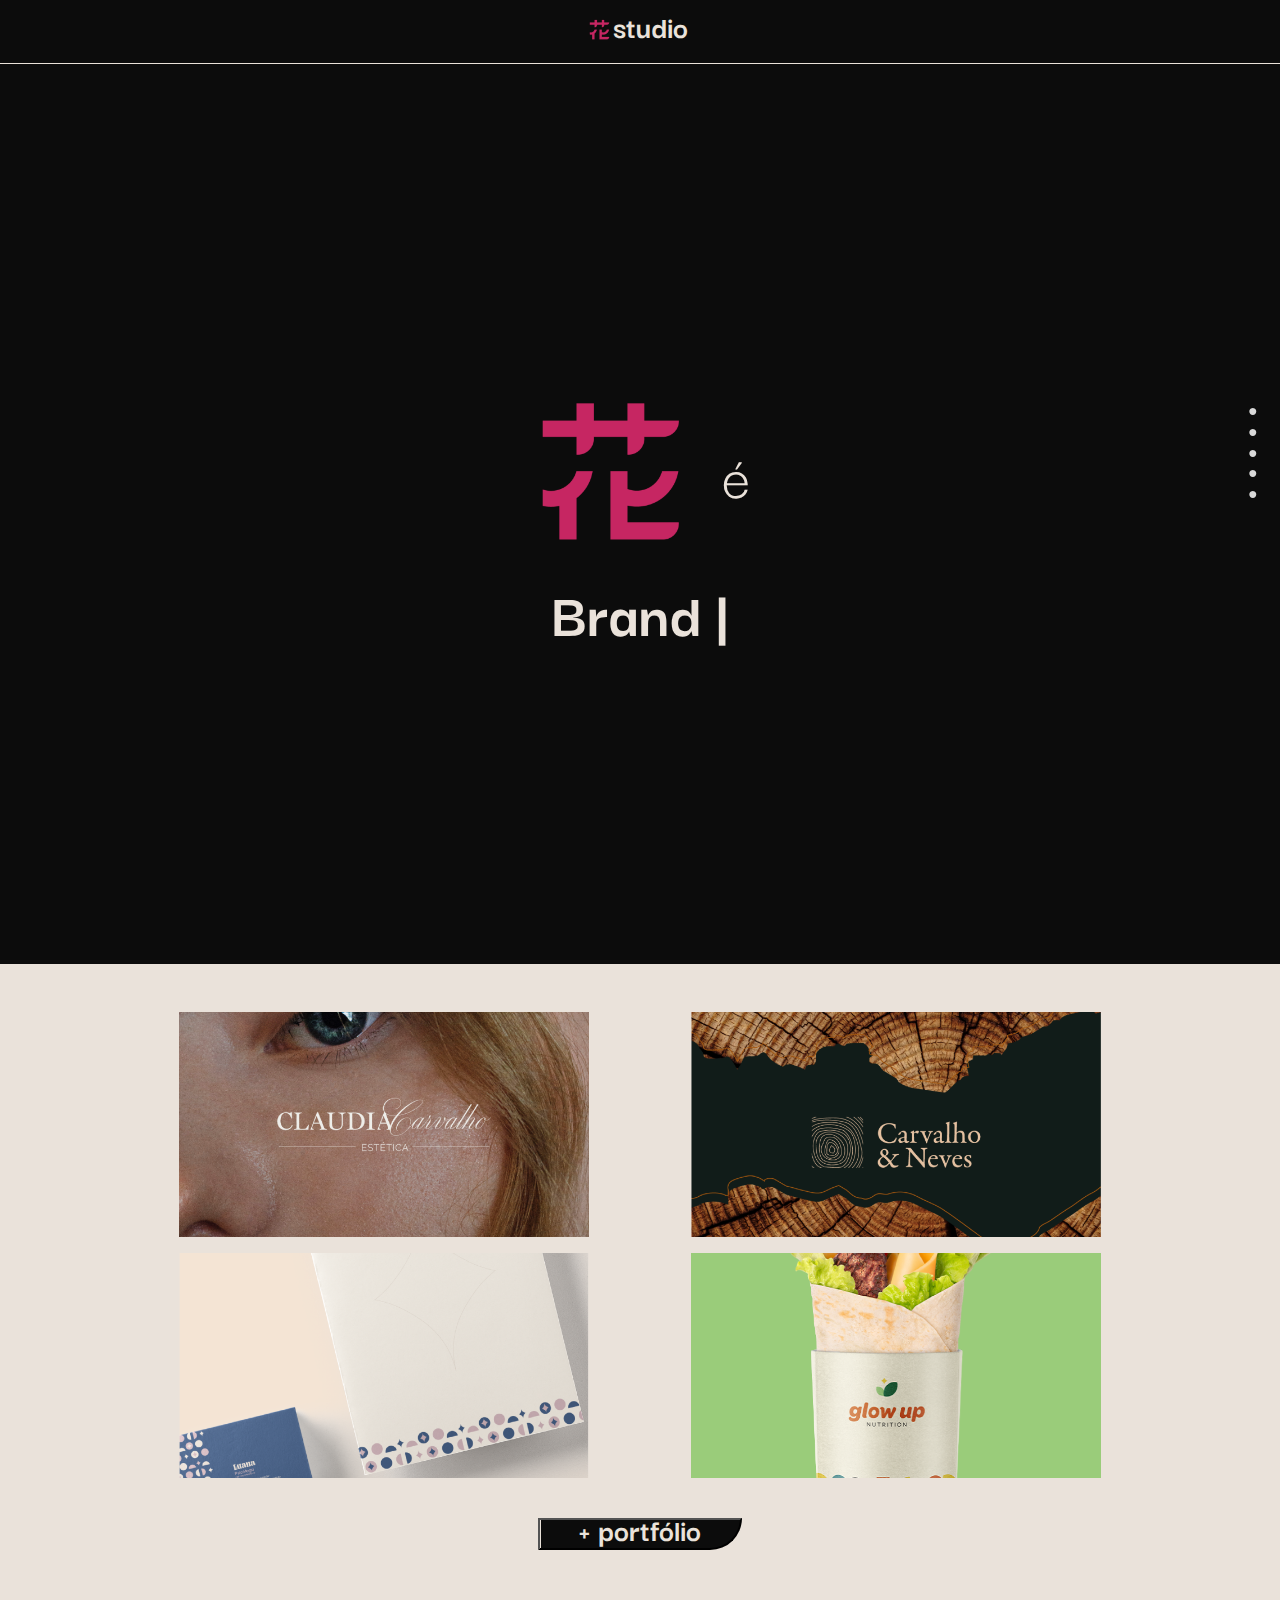
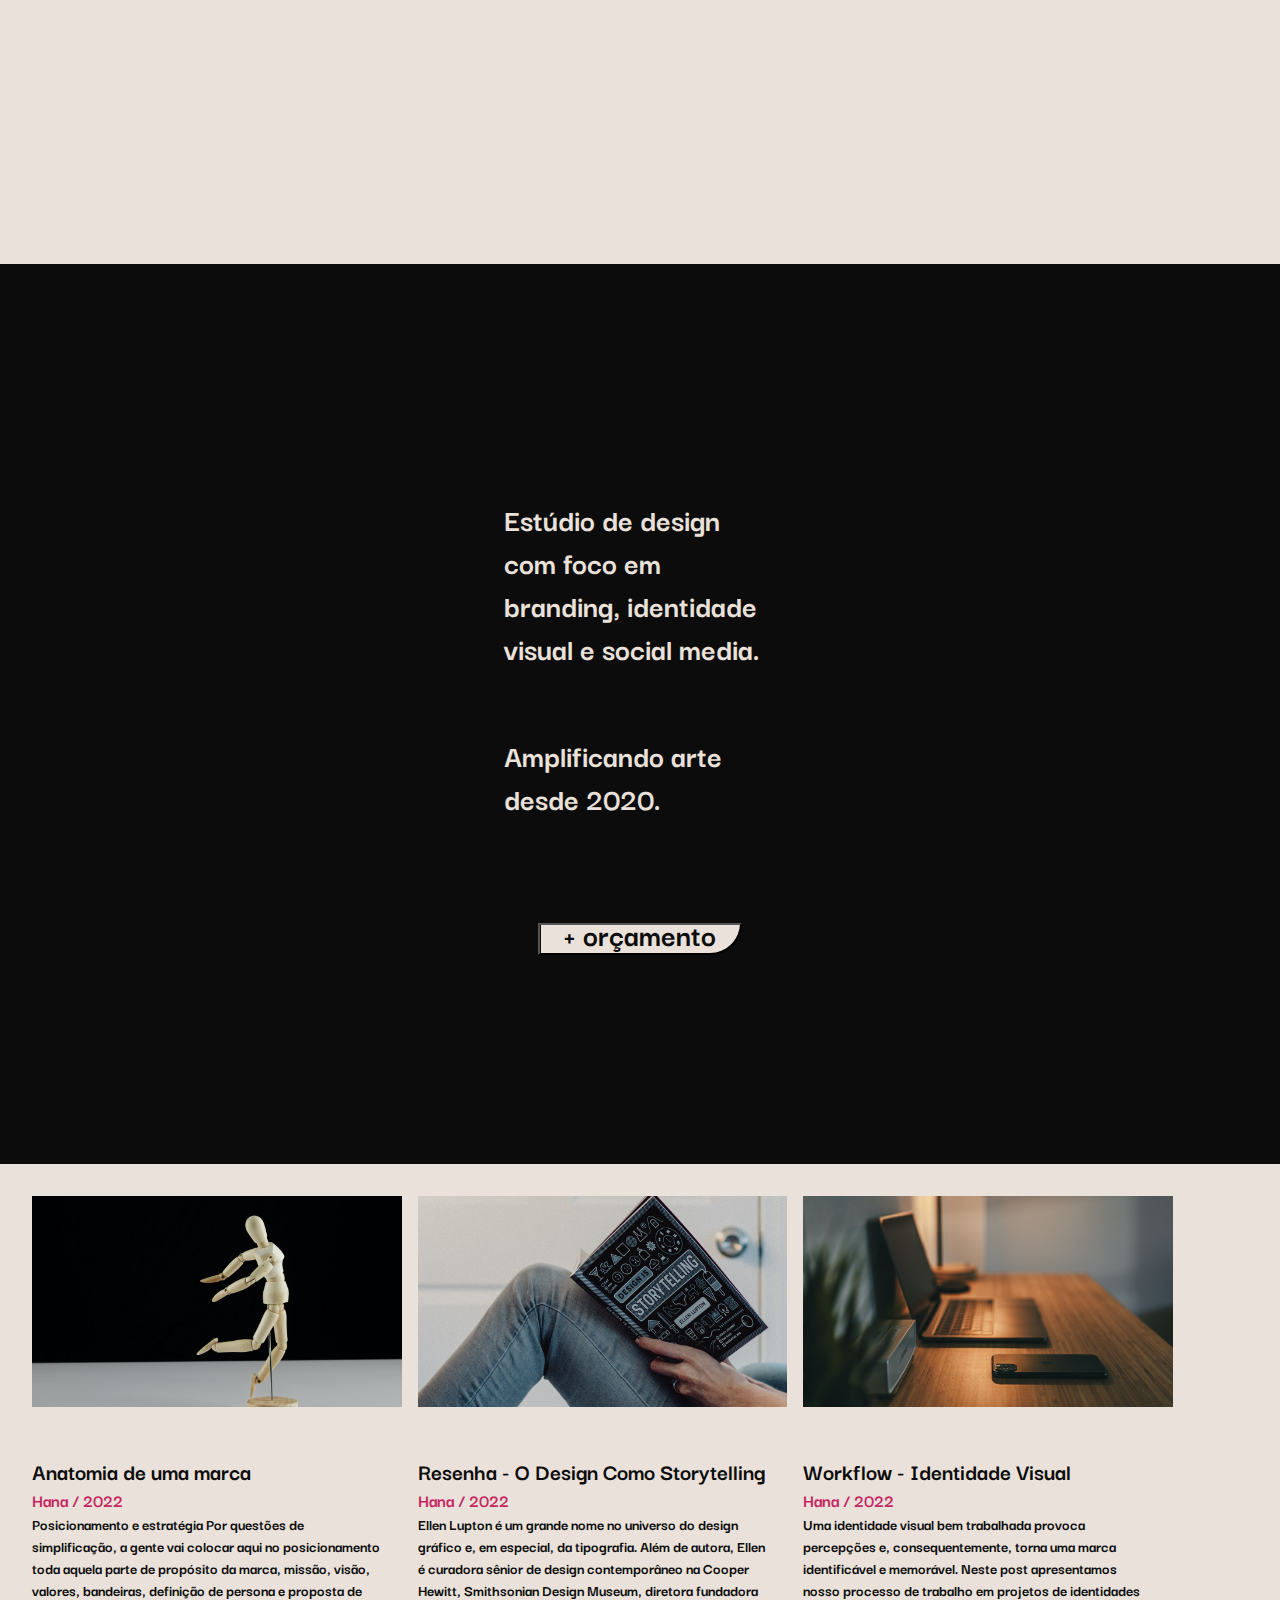
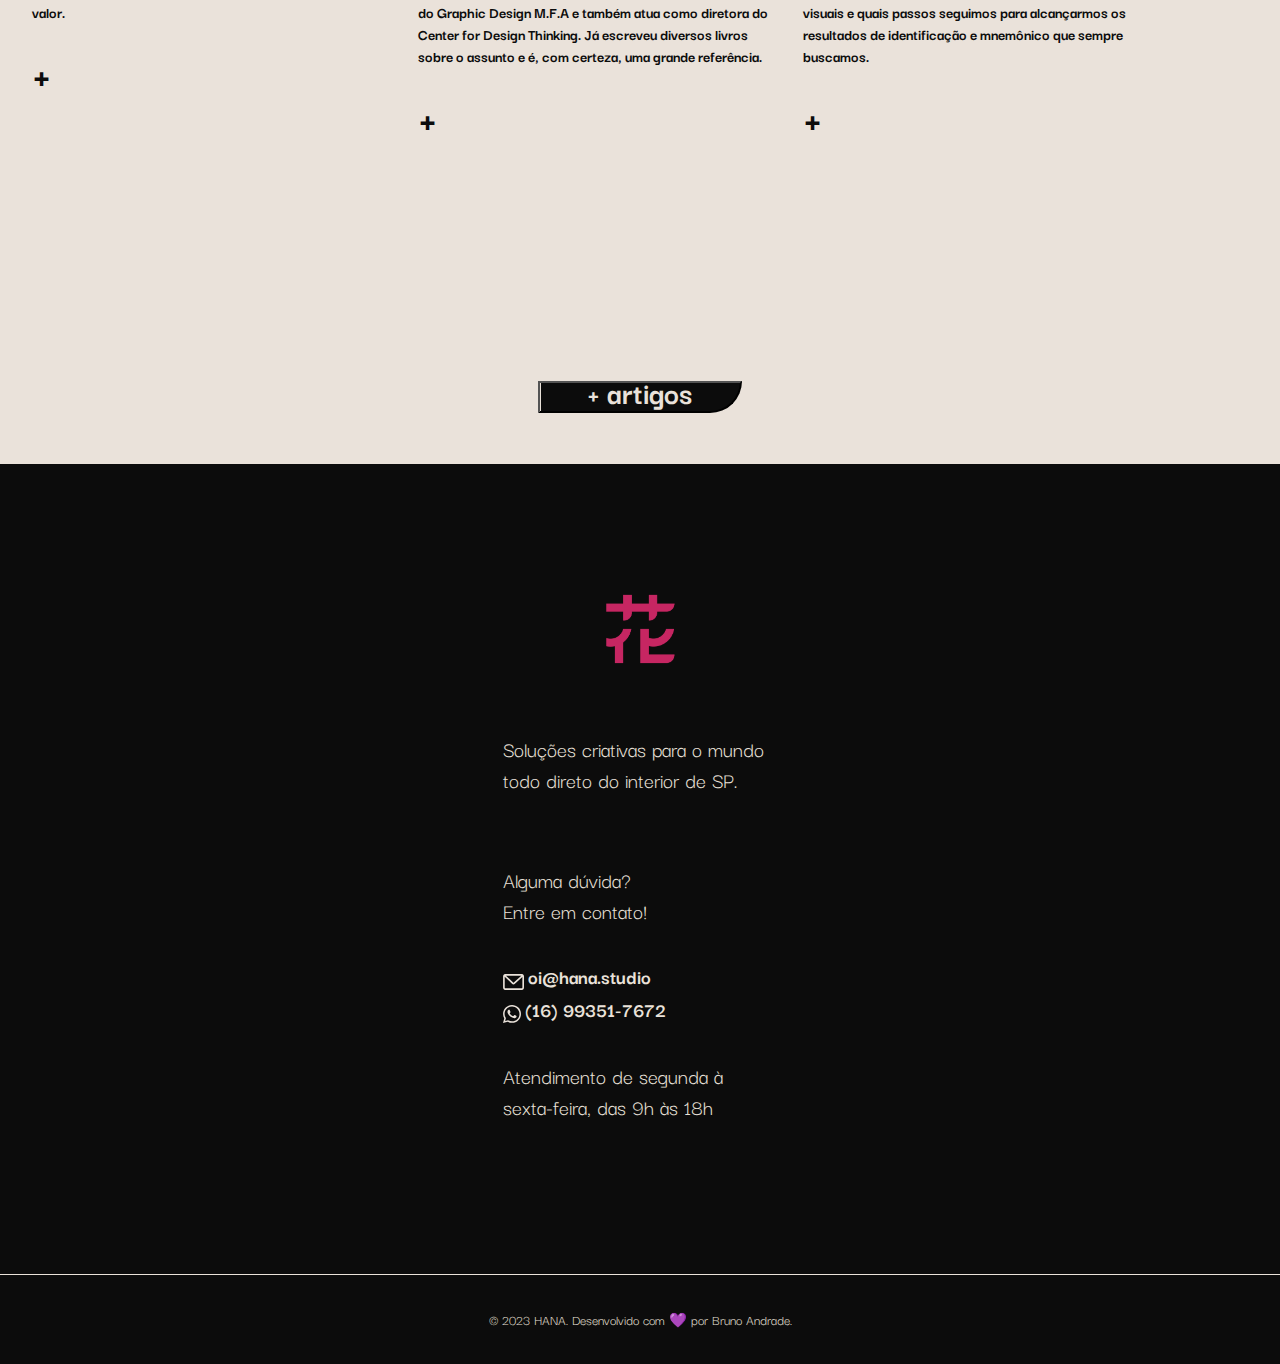
<file: index.html>
<!DOCTYPE html>
<html lang="en">

<head>
    <meta charset="UTF-8">
    <meta name="viewport" content="width=device-width, initial-scale=1.0">
    <title>Hana - estúdio criativo</title>

    <link rel="stylesheet" href="https://cdnjs.cloudflare.com/ajax/libs/animate.css/4.1.1/animate.min.css">
    <link rel="shortcut icon" href="./assets/images/ico.png" type="image/x-icon">
    <link rel="preconnect" href="https://fonts.googleapis.com">
    <link rel="preconnect" href="https://fonts.gstatic.com" crossorigin>
    <link href="https://fonts.googleapis.com/css2?family=Darker+Grotesque:wght@300;400;700;800&display=swap"
        rel="stylesheet">
    <link rel="stylesheet" href="./assets/css/variaveis.css">
    <link rel="stylesheet" href="./assets/css/reset.css">
    <link rel="stylesheet" href="./assets/css/base.css">

    <link rel="stylesheet" href="./assets/css/principal/principal_container.css">
    <link rel="stylesheet" href="./assets/css/principal/principal_animacao.css">
    <link rel="stylesheet" href="./assets/css/principal/principal_imagens.css">
    <link rel="stylesheet" href="./assets/css/principal/principal_info.css">
    <link rel="stylesheet" href="./assets/css/principal/principal_blog-post.css">
    <link rel="stylesheet" href="./assets/css/principal/principal_contato.css">
    <link rel="stylesheet" href="./assets/css/rodape.css">
    <link rel="stylesheet" href="./assets/css/cabecalho/cabecalho.css">

    <style>
        
    </style>
</head>

<body>
    <!-- cabeçalho -->
    <header class="cabecalho">
        <div class="titulo">
            <h1>
                <a href="#">
                    <img src="./assets/images/LOGO ROSA 2.png" alt="Kanji de Hana, logo"> <span>studio</span>
                </a>
            </h1>
        </div>
        <aside class="navegacao">
            <nav>
                <ul>
                    <li><a href="#conteudo1" class="cor-default">●</a></li>
                    <li><a href="#conteudo2" class="cor-default">●</a></li>
                    <li><a href="#conteudo3" class="cor-default">●</a></li>
                    <li><a href="#conteudo4" class="cor-default">●</a></li>
                    <li><a href="#conteudo5" class="cor-default">●</a></li>
                </ul>
            </nav>
        </aside>
    </header>
    <!-- conteúdo -->
    <div class="pop_up" id="resposta">
        <label for="fechar" class="fechar">X</label>
                <input type="checkbox" id="fechar">
        <div>
            <iframe src="./contato.html" frameborder="1" ></iframe>
        </div>
    </div>
    <main class="principal">
        <section class="principal__animacao principal__container" id="conteudo1">

            <div class="agrupamento__animacao">
                <div class="conteudo__animacao ">
                    <div class="conteudo__animacao--kanji">
                        <img src="./assets/images/LOGO ROSA 1.png" alt="Kanji de Hana, logo">
                    </div>
                    <div style="margin: .5rem;">
                        <p>é</p>
                    </div>

                </div>
                <div class="container__animacao">
                    <div class="container__animacao--digitacao">
                        <span id="palavra"></span>
                        <span id="cursor" class="cursor__animacao">|</span>
                    </div>
                </div>
            </div>

        </section>
        <section class="principal__container principal__imagens" id="conteudo2">
            <div class="conteudo__imagens">
                <div href="#"><a><img src="./assets/images/claudia.png" alt="Claudia Carvalho, portfólio"></a></div>
                <div><a href="#"><img src="./assets/images/carvalho&neves.png" alt="Carvalho & Neves, portfólio"></a>
                </div>
                <div><a href="#"><img src="./assets/images/malua.png" alt="Malua, portfólio"></a></div>
                <div><a href="#"><img src="./assets/images/glowUp.png" alt="Glow Up, portfólio"></a></div>
            </div>
            <div class="conteudo__botao">
                <button type="button" class="botoes">+ portfólio</button>
            </div>
        </section>
        <section class="principal__container principal__info" id="conteudo3">
            <p>Estúdio de design com foco em branding, identidade visual
                e social media. </p>
            <p>Amplificando arte desde 2020.</p>

            <div class="principal__info conteudo__botao">
                <button type="button" class="botoes" onclick="iframe()">+ orçamento</button>
                
            </div>
        </section>
        
        <section class="principal__container principal__blog-post" id="conteudo4">
            <div class="blog-post__conteudo">
                <div class="blog-post__container animate__animated animate__fadeIn" id="anatomia">
                    <div class="blog-post__imagem"><img src="./assets/images/bonekin.png" alt="Manequin articulado"></div>
                    <div class="blog-post__infos">
                        <h2 class="blog-post__titulo">Anatomia de uma marca</h2>
                        <h3 class="blog-post__subtitulo">Hana / 2022</h3>
                        <p>Posicionamento e estratégia
    
                            Por questões de simplificação, a gente vai colocar aqui no posicionamento toda aquela parte de
                            propósito da marca, missão, visão, valores, bandeiras, definição de persona e proposta de valor.
                        </p>
                    </div>
                    <div class="blog-post__button">
                        <a>+</a>
                        <a href="#storytelling">></a>
                    </div>
                </div>
                <div class="blog-post__container animate__animated animate__fadeIn" id="storytelling">
                    <div class="blog-post__imagem"><img src="./assets/images/livro.png" alt="Pessoa segurando um livro">
                    </div>
                    <div class="blog-post__infos">
                        <h2 class="blog-post__titulo">Resenha - O Design Como Storytelling</h2>
                        <h3 class="blog-post__subtitulo">Hana / 2022</h3>
                        <p>Ellen Lupton é um grande nome no universo do design gráfico e, em especial, da tipografia. Além
                            de
                            autora, Ellen é curadora sênior de design contemporâneo na Cooper Hewitt, Smithsonian Design
                            Museum,
                            diretora fundadora do Graphic Design M.F.A e também atua como diretora do Center for Design
                            Thinking. Já escreveu diversos livros sobre o assunto e é, com certeza, uma grande referência.
                        </p>
                    </div>
                    <div class="blog-post__button">
                        <a>+</a>
                        <a href="#anatomia"><</a>
                        <a href="#identidade">></a>
                    </div>
                </div>
                <div class="blog-post__container animate__animated animate__fadeIn" id="identidade">
                    <div class="blog-post__imagem"><img src="./assets/images/noteboook.png"
                            alt="Notebook em mesa de escritório"></div>
                    <div class="blog-post__infos">
                        <h2 class="blog-post__titulo">Workflow - Identidade Visual</h2>
                        <h3 class="blog-post__subtitulo">Hana / 2022</h3>
                        <p>Uma identidade visual bem trabalhada provoca percepções e, consequentemente, torna uma marca
                            identificável e memorável. Neste post apresentamos nosso processo de trabalho em projetos de
                            identidades visuais e quais passos seguimos para alcançarmos os resultados de identificação e
                            mnemônico que sempre buscamos.</p>
                    </div>
                    <div class="blog-post__button">
                        <a>+</a>                        
                        <a href="#storytelling"><</a>
                    </div>
                </div>
    
            </div>
            <div class="conteudo__botao">
                <button type="button" class="botoes">+ artigos</button>
            </div>


        </section>
        <section class="principal__container principal__contato" id="conteudo5">
            <div class="contato__logo">
                <img src="./assets/images/LOGO ROSA 1.png" alt="Kanji de Hana, logo">
            </div>
            <div class="contato__info">
                <p>
                    Soluções criativas para o mundo todo direto do interior de SP.
                </p>
                <p>
                    Alguma dúvida? </br>
                    Entre em contato!
                </p>
                <div class="contato__info--mail">
                    <svg xmlns="http://www.w3.org/2000/svg" width="21" height="21" viewBox="0 0 21 21" fill="none">
                        <path
                            d="M18.9574 5.06543L10.5369 5.08594L2.11641 5.04492H2.1123C0.980273 5.04492 0.0820312 6.10723 0.0820312 7.43613V18.5678C0.0820312 19.8967 0.980273 20.959 2.1123 20.959H18.9697C20.1018 20.959 21 19.8967 21 18.5678V7.43613C21 6.10723 20.11 5.06543 18.9574 5.06543ZM18.2971 6.70605L10.7748 13.5844L10.7461 13.609L10.7215 13.6377C10.6312 13.7361 10.5246 13.7484 10.4672 13.7484C10.4098 13.7484 10.3031 13.732 10.217 13.6295L10.1924 13.6008L3.00234 6.67324L10.5369 6.72246L18.2971 6.70605ZM18.9697 19.3184H2.1123C1.96875 19.3184 1.72266 19.0477 1.72266 18.5678V7.69863L9.00703 14.7369C9.37617 15.1471 9.89707 15.385 10.4508 15.3932H10.4754C11.0209 15.3932 11.5295 15.1676 11.9027 14.7738L19.3676 7.94063V18.5678C19.3594 19.0477 19.1133 19.3184 18.9697 19.3184Z"
                            fill="#EAE2DA" />
                    </svg><a
                        href="mailto:oi@hana.studio?subject=Assunto do email&body=Olá Studio Hana!"><strong>oi@hana.studio</strong></a>
                </div>

                <div class="contato__info--whats">
                    <svg xmlns="http://www.w3.org/2000/svg" width="18" height="18" viewBox="0 0 18 18" fill="none">
                        <g clip-path="url(#clip0_208_15)">
                            <path fill-rule="evenodd" clip-rule="evenodd"
                                d="M15.3773 2.6158C13.6853 0.929881 11.4352 0.000947594 9.03787 0C4.0983 0 0.0780953 4.00098 0.0761185 8.91885C0.0754596 10.4909 0.488142 12.0254 1.27234 13.378L0.000976562 18L4.75173 16.7597C6.06065 17.4702 7.5344 17.8447 9.03428 17.8453H9.03797C13.977 17.8453 17.9976 13.8439 17.9996 8.92597C18.0006 6.5427 17.0693 4.30171 15.3773 2.6158ZM9.03797 16.3389H9.03492C7.69837 16.3384 6.38743 15.981 5.24383 15.3056L4.97181 15.1449L2.15269 15.8809L2.90518 13.1452L2.72805 12.8648C1.98244 11.6844 1.58862 10.3201 1.58921 8.91941C1.59084 4.83188 4.9323 1.50643 9.04092 1.50643C11.0304 1.50718 12.9006 2.27933 14.3069 3.6806C15.7133 5.08187 16.4873 6.9445 16.4865 8.92538C16.4848 13.0132 13.1434 16.3389 9.03797 16.3389ZM13.1237 10.7866C12.8997 10.6751 11.7988 10.1359 11.5936 10.0615C11.3883 9.98715 11.2391 9.94997 11.0898 10.1731C10.9405 10.3962 10.5114 10.8982 10.3807 11.0469C10.2501 11.1957 10.1195 11.2143 9.89557 11.1027C9.67166 10.9912 8.95016 10.7558 8.09485 9.99655C7.42922 9.40564 6.97978 8.67575 6.84916 8.45266C6.71855 8.22953 6.83528 8.1089 6.94737 7.99781C7.04809 7.89795 7.17128 7.73751 7.28325 7.60735C7.3952 7.47722 7.43251 7.38426 7.50714 7.23553C7.58179 7.08678 7.54448 6.95662 7.48849 6.84507C7.43251 6.73353 6.98471 5.63655 6.79809 5.19033C6.61634 4.75575 6.43172 4.81455 6.29428 4.80775C6.16381 4.80129 6.01438 4.7999 5.86512 4.7999C5.71584 4.7999 5.47326 4.85569 5.26799 5.07878C5.06275 5.30191 4.48431 5.84109 4.48431 6.93804C4.48431 8.03499 5.28666 9.09474 5.39863 9.24348C5.51057 9.39223 6.97758 11.6433 9.22384 12.6087C9.75808 12.8383 10.1752 12.9754 10.5004 13.0782C11.0368 13.2478 11.525 13.2238 11.9108 13.1665C12.341 13.1025 13.2356 12.6273 13.4222 12.1067C13.6088 11.5861 13.6088 11.1399 13.5528 11.0469C13.4969 10.954 13.3476 10.8982 13.1237 10.7866Z"
                                fill="#EAE2DA" />
                        </g>
                        <defs>
                            <clipPath id="clip0_208_15">
                                <rect width="18" height="18" fill="white" />
                            </clipPath>
                        </defs>
                    </svg><a
                        href="https://api.whatsapp.com/send?phone=5516993517672&text=Ol%C3%A1%20como%20fa%C3%A7o%20pra%20contratar%20os%20seus%20servi%C3%A7os%3F%20" target="_blank"><strong>(16)
                            99351-7672</strong></a>
                </div>
                <p>Atendimento de segunda à sexta-feira, das 9h às 18h</p>

            </div>
            <div>

            </div>
        </section>
    </main>
    <!-- rodapé -->
    <footer class="rodape">
        <p>© 2023 HANA. Desenvolvido com &#128156; por <a
                href="https://www.linkedin.com/in/bruno-de-andrade-dinis-8534a1182/" target="_blank">Bruno Andrade</a>.
        </p>
    </footer>
    <script src="./assets/js/animacao.js"></script>
    <script src="./assets/js/navegacao.js"></script>
    <script src="./assets/js/artigos.js"></script>
</body>

</html>
</file>
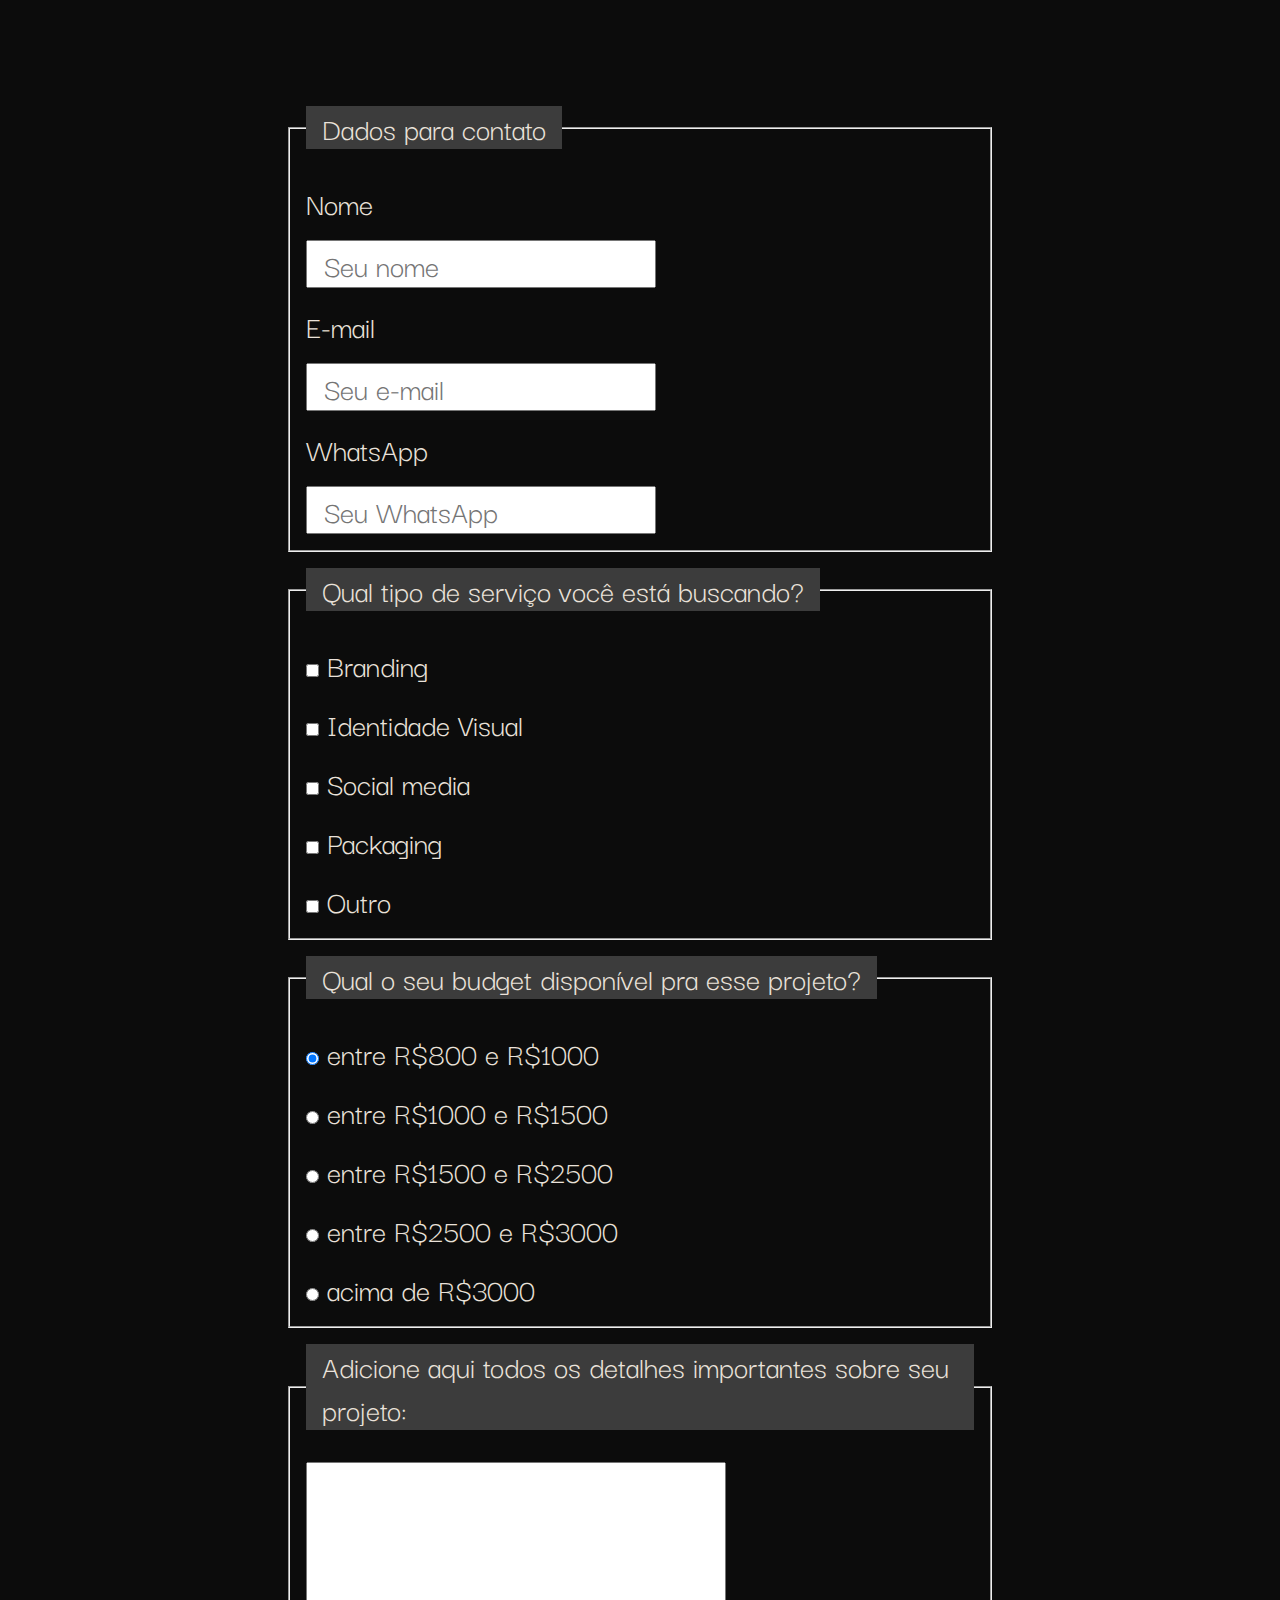
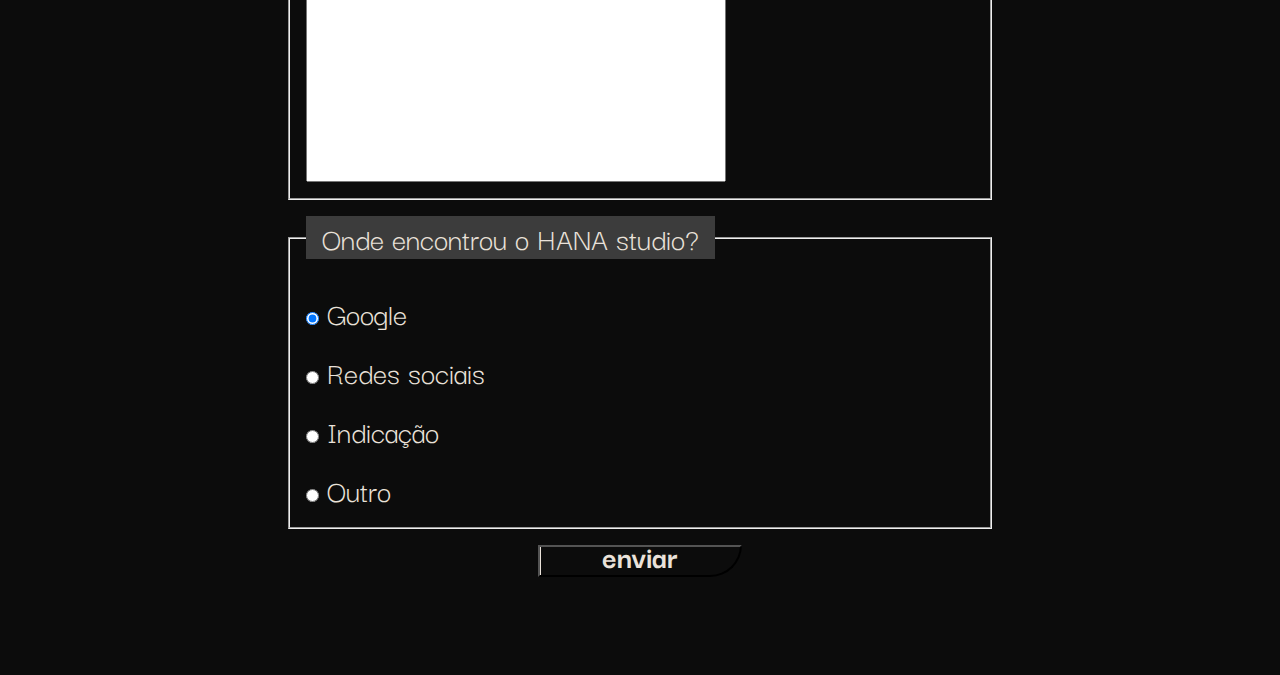
<file: contato.html>
<!DOCTYPE html>
<html lang="en">

<head>
    <meta charset="UTF-8">
    <meta http-equiv="X-UA-Compatible" content="IE=edge">
    <meta name="viewport" content="width=device-width, initial-scale=1.0">
    <title>Hana Studio</title>
    <link href="https://fonts.googleapis.com/css2?family=Darker+Grotesque:wght@300;400;700;800&display=swap"
        rel="stylesheet">
    <link rel="shortcut icon" href="./assets/images/ico.png" type="image/x-icon">
    <link rel="stylesheet" href="./assets/css/reset.css">
    <link rel="stylesheet" href="./assets/css/base.css">
    <link rel="stylesheet" href="./assets/css/variaveis.css">
    <link rel="stylesheet" href="./assets/css/principal/contato.css">
</head>

<body>
    <!-- Main  -->
        <div class="principal__contato">
            <section class="formularios">
                <form name="formulario" id="formulario">
                    <fieldset class="principal__forms">
                        <legend>Dados para contato</legend>
    
                        <label for="nome">Nome</label>
                        <input type="text" name="dados_contato" id="nome" placeholder="Seu nome"
                            required>
    
                        <label for="email">E-mail</label>
                        <input type="email" name="dados_contato" id="email" placeholder="Seu e-mail"
                             required>
    
                        <label for="whats"> WhatsApp</label>
                        <input type="tel" name="dados_contato" id="whats" placeholder="Seu WhatsApp"
                            required>
    
                    </fieldset>
                    <fieldset class="principal__forms">
                        <legend>Qual tipo de serviço você está buscando?</legend>
    
                        <label for="branding">
                            <input type="checkbox" name="dados-orcamento" id="branding" value="Branding">
                            Branding
                        </label>
    
                        <label for="id_visual">
                            <input type="checkbox" name="dados-orcamento" id="id_visual" value="Identidade Visual">
                            Identidade Visual
                        </label>
    
                        <label for="s_media">
                            <input type="checkbox" name="dados-orcamento" id="s_media" value="Social media">
                            Social media
                        </label>
    
                        <label for="packaging">
                            <input type="checkbox" name="dados-orcamento" id="packaging" value="Packaging">
                            Packaging
                        </label>
    
                        <label for="outro">
                            <input type="checkbox" name="dados-orcamento" id="outro" value="Outro">
                            Outro
                        </label>
    
    
                    </fieldset>
                    <fieldset class="principal__forms">
                        <legend>Qual o seu budget disponível pra esse projeto? </legend>
    
                        <label for="entre800">
                            <input type="radio" name="budget" id="entre800" value="entre R$800 e R$1000" checked>
                            entre R$800 e R$1000
                        </label>
    
                        <label for="entre1000">
                            <input type="radio" name="budget" id="entre1000" value="entre R$1000 e R$1500">
                            entre R$1000 e R$1500
                        </label>
    
                        <label for="entre1500">
                            <input type="radio" name="budget" id="entre1500" value="entre R$1500 e R$2500">
                            entre R$1500 e R$2500
                        </label>
    
                        <label for="entre2500">
                            <input type="radio" name="budget" id="entre2500" value="entre R$2500 e R$3000">
                            entre R$2500 e R$3000
                        </label>
    
                        <label for="acima3000">
                            <input type="radio" name="budget" id="acima3000" value="acima de R$3000">
                            acima de R$3000
                        </label>
    
                    </fieldset>
                    <fieldset class="principal__forms">
                        <legend>Adicione aqui todos os detalhes importantes sobre seu projeto:</legend>
    
                        <textarea name="dados_contato" id="projeto"></textarea>
                    </fieldset>
                    <fieldset class="principal__forms">
                        <legend>Onde encontrou o HANA studio?</legend>
    
                        <label for="google">
                            <input type="radio" name="donde" id="google" value="Google" checked>
                            Google
                        </label>
    
                        <label for="redes__sociais">
                            <input type="radio" name="donde" id="redes__sociais" value="Redes sociais">
                            Redes sociais
                        </label>
    
                        <label for="indication">
                            <input type="radio" name="donde" id="indication" value="Indicação">
                            Indicação
                        </label>
    
                        <label for="outros">
                            <input type="radio" name="donde" id="outros" value="Outro">
                            Outro
                        </label>
    
                    </fieldset>
    
                    <button type="submit" class="botoes">enviar</button>
                </form>
                <div id="resposta">
                    <fieldset class="principal__forms">
                        <legend>Confirmar dados</legend>
    
                        <div>
                            <label for="confirmado"></label>
                            <form onsubmit="sendEmail(); reset(); return false;">
                                <button type="submit" id="confirmado" class="botoes">confirmado</button>
                            </form>
    
                        </div>
    
                        <label for="fechar" class="fechar">x</label>
                        <input type="checkbox" id="fechar">
                    </fieldset>
                </div>
            </section>
        </div>
    <script src="https://smtpjs.com/v3/smtp.js">
    </script>
    <script src="./assets/js/formulario.js">
    </script>

</body>

</html>
</file>
<file: assets/css/variaveis.css>
:root {
    --fundo-preto: #0c0c0c;
    --texto: #EAE2DA;
    --hana: #C62662;
}
</file>
<file: assets/css/base.css>
* {
    transition: .3s ease-in-out;
    font-family: 'Darker Grotesque', sans-serif;
    color: var(--texto);
    scroll-behavior: smooth;
    /* tirando a opção de selecionar texto na página */
    -webkit-user-select: none;
    -khtml-user-select: none;
    -moz-user-select: none;
    -ms-user-select: none;
    
    -ms-touch-action: manipulation;
    touch-action: pan-y auto;
}

body{
    min-width: 100vw ;
    max-width: 100vw;
}

/* tirando a barra de rolagem */
body::-webkit-scrollbar{
    width: 0;
}

.botoes {
    align-items: start;
    background: linear-gradient(to right, var(--texto) 50%, var(--fundo-preto) 50%);
    background-position: right bottom;
    background-size: 200% 100%;
    border-radius: 0px 0px 5rem 0px;
    color: var(--texto);
    cursor: pointer;
    display: flex;
    font-size: 1.5rem;
    font-weight: 700;
    height: 2rem;
    justify-content: center;
    line-height:.5rem;
    margin: .5rem auto;
    overflow: hidden;
    padding: .3rem;
    transition: all .5s ease-out;
    width: 60vw;
}

.botoes:hover{
    transform: scale(.9);
    background-position: left bottom;
    color: var(--fundo-preto);
}
@media (min-width: 640px){
    .botoes {
        font-size: 2rem;
        width: 30vw;
    }
}
@media (min-width: 900px){
    .botoes {
        width: 16vw;
    }
}
</file>
<file: assets/css/principal/principal_container.css>
.principal {
    min-height: 490vh;
    width: 100vw;
}

.principal__container {
    display: flex;
    flex-direction: column;
    justify-content: center;
    align-items: center;
    height: 100vh;
    width: 100vw;
}

.principal section:nth-child(odd){
    background-color: var(--fundo-preto);
}

.principal section:nth-child(even){
    background-color: var(--texto);
}
</file>
<file: assets/css/principal/principal_animacao.css>
.principal__animacao {
    display: flex;
    flex-direction: column;
    justify-content: center;
    align-items: center;
    background-color: var(--fundo-preto);
    height: 100vh;
    width: 100%;
}

.principal__animacao .conteudo__animacao {
    display: flex;
    overflow: hidden;
    justify-content: center;
    align-items: center;
    gap: 0;
}

.conteudo__animacao .conteudo__animacao--kanji {
    height: 6rem;
    width: 6rem;
    overflow: hidden;
    display: flex;
    justify-content: center;
    align-items: center;
}

.conteudo__animacao .conteudo__animacao--kanji img {
    transform: scale(.3);
}

.conteudo__animacao p {
    font-size: 2rem;
}

/* Animação */
/* Estilos do contêiner da animação */
.container__animacao {
    text-align: center;
    font-size: 2rem;
    font-weight: 700;
}

/* Estilos da animação de digitação */
.container__animacao--digitacao {
    display: inline-block;
}

/* Estilos do cursor de digitação */
.cursor__animacao {
    display: inline-block;
    animation: piscar 0.7s infinite;
}

/* Animação de digitação - estilos */
@keyframes digitacao {
    from {
        width: 0;
    }
}

/* Animação de piscar do cursor - estilos */
@keyframes piscar {

    0%,
    100% {
        opacity: 0;
    }

    50% {
        opacity: 1;
    }
}

/* Media queries */
@media (min-width: 700px){
    .agrupamento__animacao {
        transform: scale(2);
    }
}
</file>
<file: assets/css/principal/principal_imagens.css>
.principal__imagens {
    overflow: hidden;
    position: initial;
    justify-content: flex-start;
    align-items: flex-start;
}
.conteudo__imagens, .conteudo__imagens div, .conteudo__imagens div a, .conteudo__botao {
    display: flex;
    justify-content: center;
    align-items: center;

}
.conteudo__imagens{
    width: 100%;
    height: 50%;
    flex-wrap: wrap;
    margin-top: 2rem;
}
.conteudo__imagens div {
    overflow: hidden;
    width: 40%;
    height: 50%;
    margin: 1rem 0 0;
}

.conteudo__imagens div a img {
    height: 90%;
    width: 80%;
}
.conteudo__botao {
    width: 50%;
    margin: 4rem auto 0;
    align-self: flex-end;
    justify-self: flex-end;
    bottom: 1rem;
}
</file>
<file: assets/css/principal/principal_info.css>
.principal__info p {
    font-size: 2rem;
    font-weight: 700;
    margin: 2rem;
    width: 16ch;
}

.fechar {
    font-size: 1rem;
    position: absolute;
    top: .5rem;
    right: .2rem;
    z-index: 99;
    font-weight: 600;
}

.fechar:hover,
.fechar:focus {
    border-radius: 30% 30% 0 0;
    background-color: rgba(0, 0, 0, 0.5);
    cursor: pointer;
}

#fechar {
    display: none;
}

.pop_up {
    align-items: center;
    display: none;
    height: 90vh;
    margin: 0 auto;
    position: fixed;
    width: 90vw;
    z-index: 9999;
}

.pop_up div {
    position: absolute;
    width: 100%;
    height: 100%;
    margin: 0 auto;
    display: flex;
    align-items: center;
}

iframe {
    height: 100%;
    width: 100%;
    margin: 0 0 0 5vw;
    position: absolute;
    z-index: 2;
    box-shadow: 0 0 0 5rem rgba(0, 0, 0, 0.5);
}

.principal__info .conteudo__botao .botoes {
    color: var(--fundo-preto);
    background: linear-gradient(to right, var(--fundo-preto) 50%, var(--texto) 50%);
    background-position: right bottom;
    background-size: 200% 100%;
}
.principal__info .conteudo__botao .botoes:hover {
    color: var(--texto);
    background-position: left bottom;
}
</file>
<file: assets/css/principal/principal_blog-post.css>
.principal__blog-post {
    display: flex;
    min-height: 100vh;
    overflow: hidden;
    flex-wrap: nowrap;
    gap: 1rem;
    justify-content: flex-start;
    align-items: flex-start;
    z-index: 0;
}

.blog-post__conteudo{
    display: flex;
    flex-direction: row;
}

.blog-post__container{
    display: flex;
    flex-direction: column;
    max-height: 1vh;
}

.blog-post__imagem {
    display: flex;
    align-items: center;
    justify-content: center;
    padding: 2rem 0;
    z-index: 0;
    position: inherit;
}
.blog-post__imagem img {
    width: 100vw;
    overflow: hidden;
    z-index: 1;
}

.blog-post__infos {
    display: flex;
    flex-direction: column;
    padding: 1rem;
    font-weight: 700;
}

.blog-post__infos .blog-post__titulo {
    color: var(--fundo-preto);
}
.blog-post__infos .blog-post__subtitulo {
    color: var(--hana);
}

.blog-post__infos p{
    color: var(--fundo-preto);
}

.blog-post__button {
    display: flex;
    justify-content: space-between;
    align-items: flex-start;
    padding: 2rem;
    justify-self: flex-end;
}
.blog-post__button a{
    font-size: 3rem;
    font-weight: bolder;
    color: var(--fundo-preto);
    border: none;
    background-color: transparent;
    padding: 1rem;
}

.blog-post__button a:hover{
    cursor: pointer;
}
.principal__blog-post .conteudo__botao{
    position: relative;
    top: 80vh;
}

#storytelling {
    display: none;
}
#identidade {
    display: none;
}


@media (max-width: 380px){
    .principal__blog-post{
        height: 120vh;
    }
    .principal__blog-post .conteudo__botao{
        position: relative;
        top: 95vh;
    }
}

@media (min-width: 640px) and (max-width: 900px) {
    .principal__blog-post h2 {
        font-size: 2.7rem;
    }

    .principal__blog-post h3 {
        font-size: 2.1rem;
    }

    .principal__blog-post p {
        font-size: 1.8rem;
    }
}

@media (min-width: 840px){
    .blog-post__conteudo{
        margin: 0 0 0 1rem;
        gap: 1rem;
        padding: 0 1rem;
    }
    .blog-post__container, #storytelling, #identidade {
        width: 30%;
        display: flex !important;
    }

    .blog-post__imagem img {
        width: 100%;
    }

    .blog-post__infos {
        padding-left: 0;
    }

    a[href="#storytelling"], a[href="#identidade"], a[href="#anatomia"] {
        display: none;
    }
    .blog-post__button a{ 
        padding: 0;
    }
    .blog-post__button {
        justify-content: flex-start;
        align-items: flex-start;
        padding: 0 ;
    }
}
</file>
<file: assets/css/principal/principal_contato.css>
.principal__contato {
    display: flex;
    justify-content: center;
    align-items: center;
    flex-direction: column;
    gap: 1.5rem;
    height: 90vh;
    font-size: 1rem;
}

.contato__logo {
    margin-top: 1rem;
    height: 6rem;
    width: 6rem;
    overflow: hidden;
    display: flex;
    justify-content: center;
    align-items: center;
}

.contato__logo img{
    transform: scale(.3);
}

.contato__info {
    display: flex;
    justify-content: center;
    flex-direction: column;
    gap: .5rem;
    margin: .5rem 0;
}

.contato__info p{
    width: 25ch;
    padding: 2rem 0;
}

.contato__info p:last-child {
    width: 22ch;
}

.contato__info--mail, .contato__info--whats{
    display: flex;
    gap: .5rem;
    align-items: flex-end;
}

@media (min-width: 800px){
    .contato__info {
        margin: 0;
        gap: .3rem;
    }

    .contato__info p {
        font-size: 1.4rem;
        font-weight: 400;
    }
    .contato__info--mail, .contato__info--whats {
        font-size: 1.3rem;
        gap: .3rem
    }

    .contato__logo {
        margin-top: 1.3rem;
    }
}
</file>
<file: assets/css/rodape.css>
.rodape {
    background-color: var(--fundo-preto);
    height: 10vh;
    display: flex;
    justify-content: center;
    align-items: center;
    font-size: .9rem;
    border-top: solid 1px var(--texto);
}

.rodape a:hover {
    color: var(--hana);
}
</file>
<file: assets/css/cabecalho/cabecalho.css>
.cabecalho {
    background-color: var(--fundo-preto);
    display: flex;
    align-items: baseline;
    justify-content: center;
    border-bottom: 1px solid var(--texto);
    height: 4rem;
    width: 100vw;
    padding: .5rem;
}

.cabecalho .titulo {
    height: 3rem;
    overflow: hidden;
}

.cabecalho .titulo:hover {
    transform: scale(.9);
}

.cabecalho .titulo h1 a span {
    display: inline-block;
    color: var(--texto);
    position: relative;
    top: -.9rem;
    left: -2rem;
}

.cabecalho .navegacao {
    display: flex;
    flex-direction: column;
    justify-content: center;
    height: 100vh;
    position: fixed;
    right: 1.5rem;
    z-index: 9999;
}

.cabecalho .navegacao ul {
    display: flex;
    flex-direction: column;
    gap: 0.5rem 0;
}
.cabecalho .navegacao ul li {
    height: .8rem;
    width: .5rem;
}
.cabecalho .navegacao ul li a {
    display: inline-block;
    line-height: 0;
    font-weight: 900;
    position: absolute;
    z-index: 999;
}

.cabecalho .navegacao ul li a:hover {
    color: var(--hana);
}

.cor-default {
    color: #D9D9D9;
}
.cor-ativado {
    color: var(--hana);
}
</file>
<file: assets/css/principal/contato.css>
body {
    background-color: var(--fundo-preto);
    z-index: 999;
}
.principal__contato {
    width: 100vw;
    display: flex;
    flex-direction: column;
    flex-wrap: nowrap;
    justify-content: center;
    align-items: center;
    margin: 5vh auto;
    padding-bottom: 5vh;
}

.principal__contato section {
    margin: 0 auto 0 auto;
}

.principal__contato fieldset {
    margin: 1rem;
    background-color: #0c0c0c;
}

.principal__contato legend {
    font-size: 2rem;
    background-color: rgba(255, 255, 255, 0.2);
    padding: 0 1rem;
}

.principal__forms {
    font-size: 1rem;
    width: 55vw;
}

.principal__forms  {
    margin: 1rem;
}

textarea, input {
    color: var(--fundo-preto);
}

.principal__forms label {
    font-size: 2rem;
}

.principal__forms>* {
    display: block;
    margin: 1rem;
}

.principal__forms #nome,
.principal__forms #email,
.principal__forms #whats,
.principal__forms #projeto {
    width: 50%;
    height: 3rem;
    font-size: 2rem;
    padding-left: 1rem;
}

.principal__forms #projeto {
    resize: none;
    height: 20rem;
    padding: 0.5rem;
    width: 60%;
}

.formularios {
    display: flex;
    padding-top: 5vh;
    justify-content: center;
    align-items: center;
    flex-direction: column;
}

.formulario .botoes {
    margin: 5rem auto;
    padding-bottom: 5rem;
}

#resposta {
    display: none;
    position: fixed;
    z-index: 99;
    top: 6rem;
}

.fechar {
    font-size: 2rem;
    position: absolute;
    top: -3rem;
    right: 0%;
    z-index: 99;
    font-weight: 600;
}

.fechar:hover,
.fechar:focus {
    cursor: pointer;
}

#fechar {
    display: none;
}

.principal__forms {
    position: relative;
}

label[for="confirmado"] {
    margin-left: 2rem;
    overflow: scroll;
    width: 80vw;
    display: block;
    height: 40vh;
}

::-webkit-scrollbar {
    width: 0;
}

@media (max-width: 1100px) {

    textarea {
        border: 1px solid;
    }


}

@media (max-width: 700px) {

    textarea {
        border: 1px solid;
        width: 90% !important;
        height: 10rem !important;
    }

    .principal__forms input[placeholder] {
        width: 90% !important;
    }
    fieldset {
        width: 85vw !important;
    }
}

@media (max-width: 480px) {
    * {
        font-size: 9px;
    }
    fieldset {
        width: 85vw !important;
    }
}
</file>
